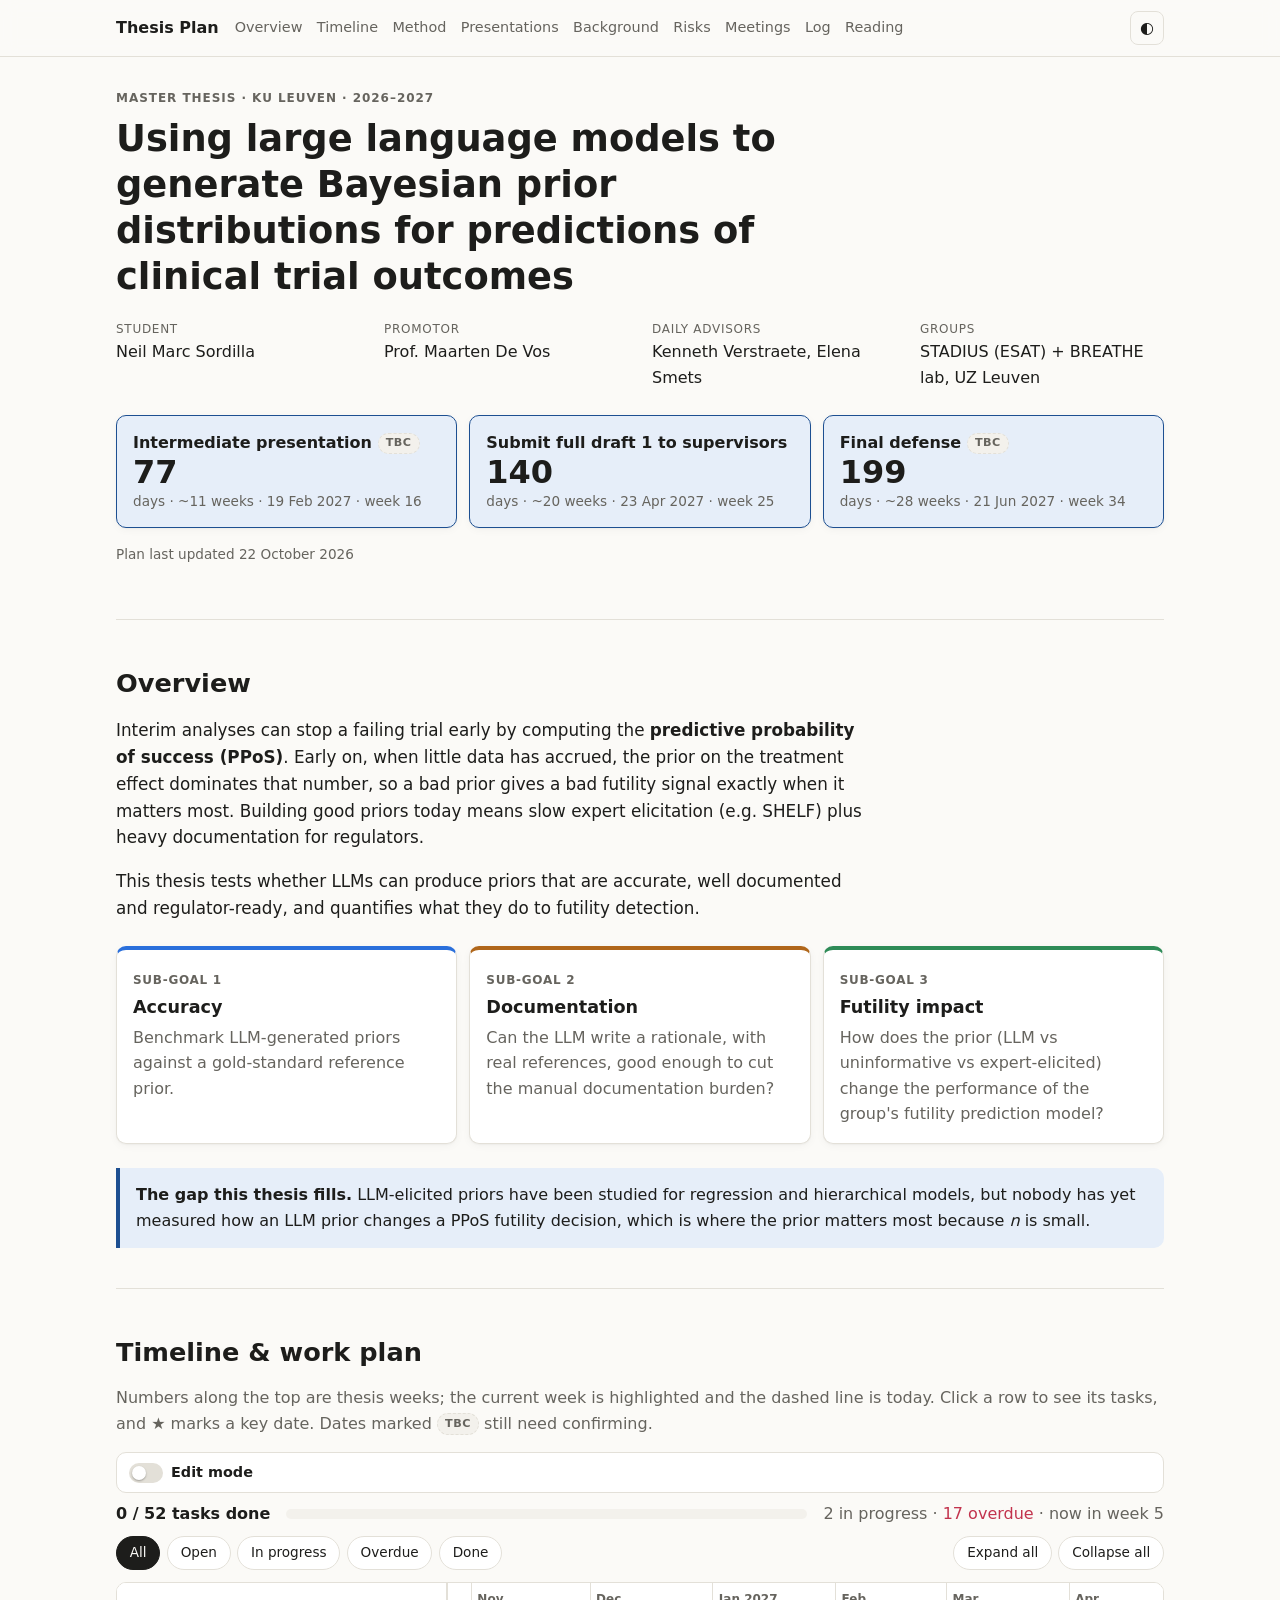
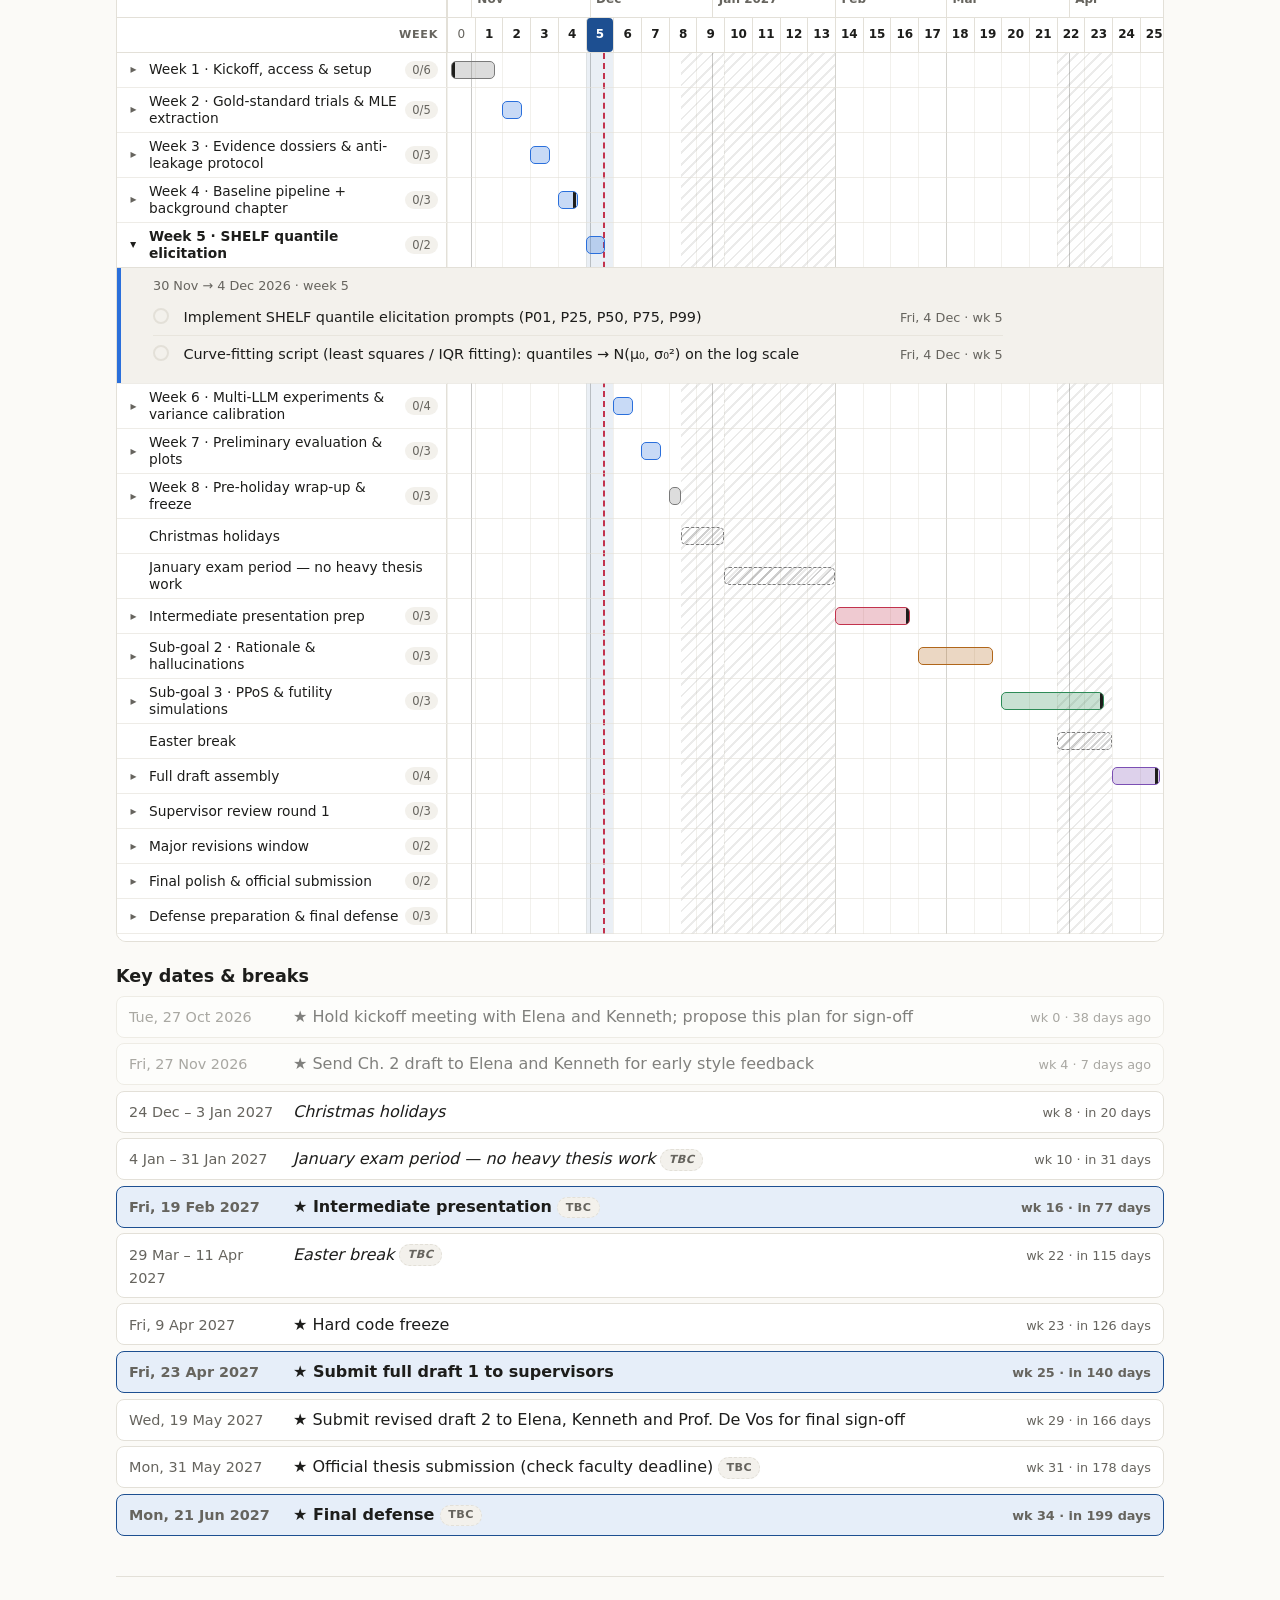
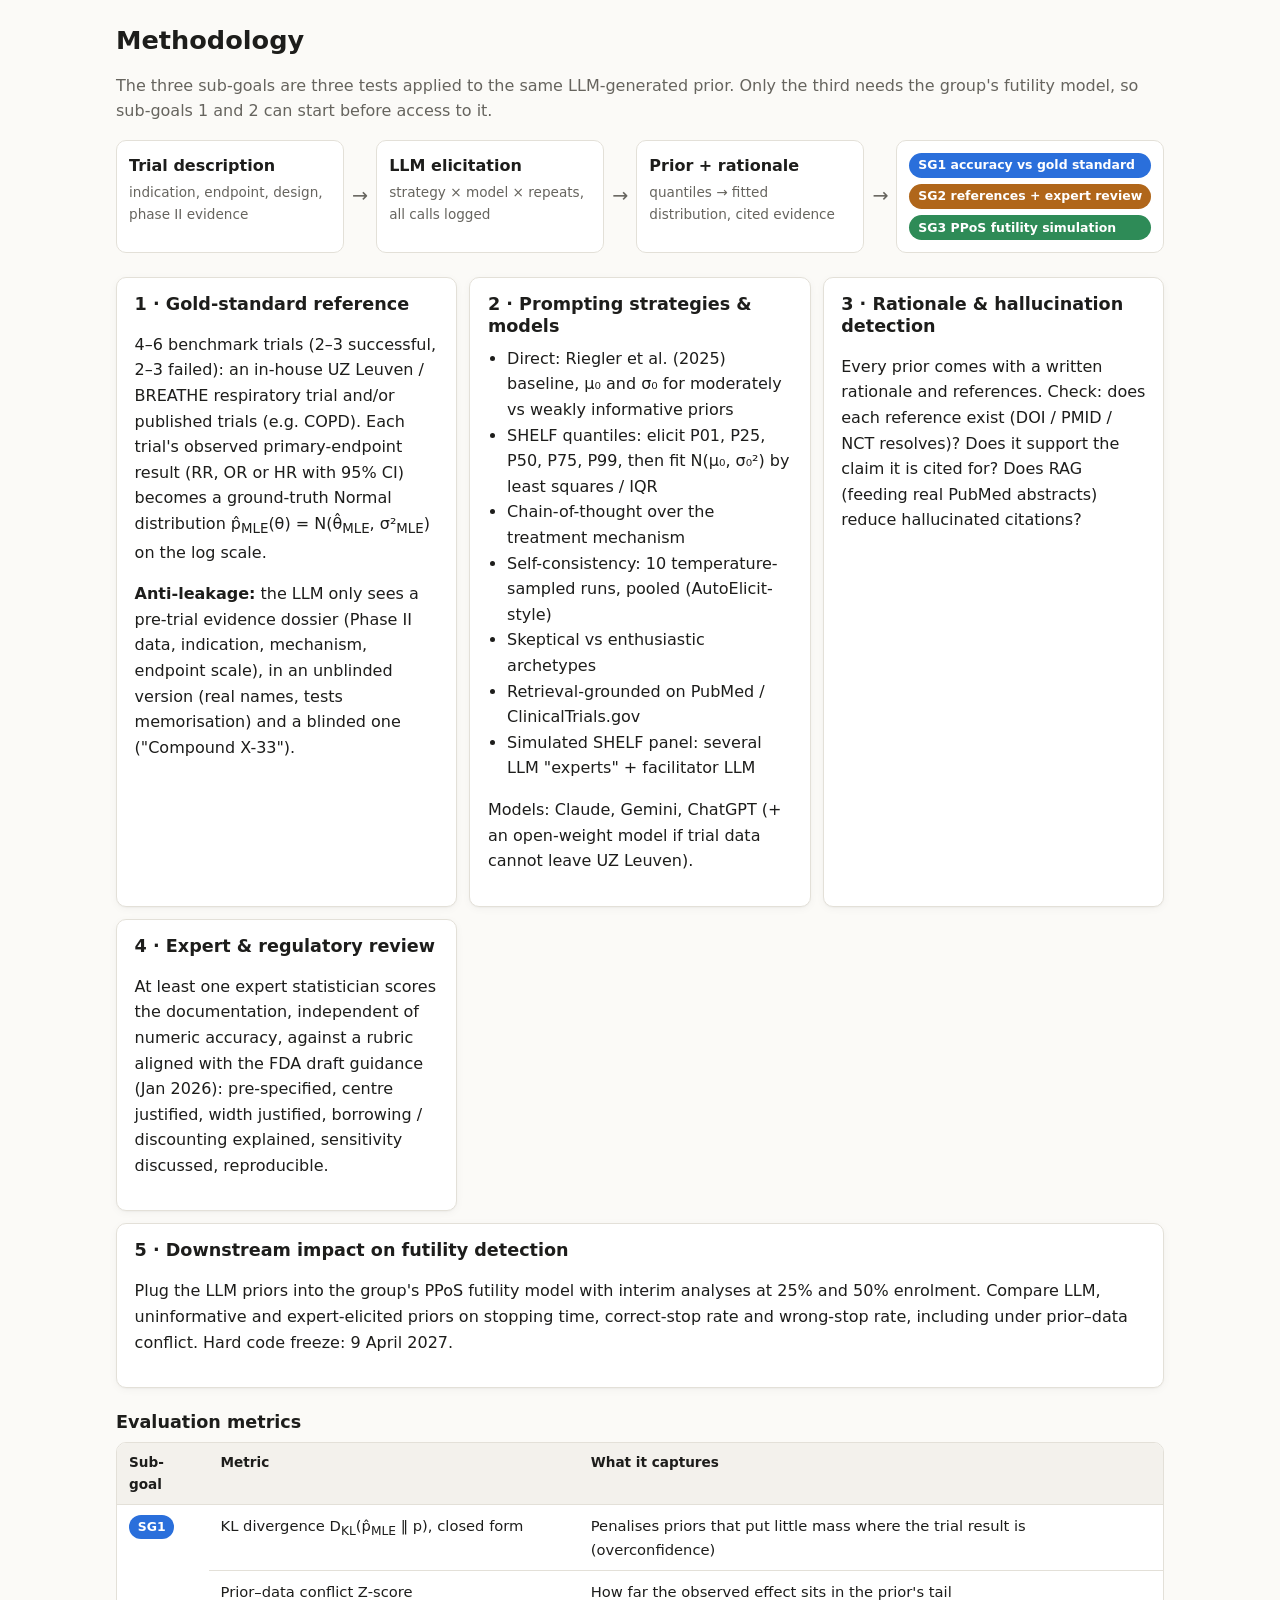
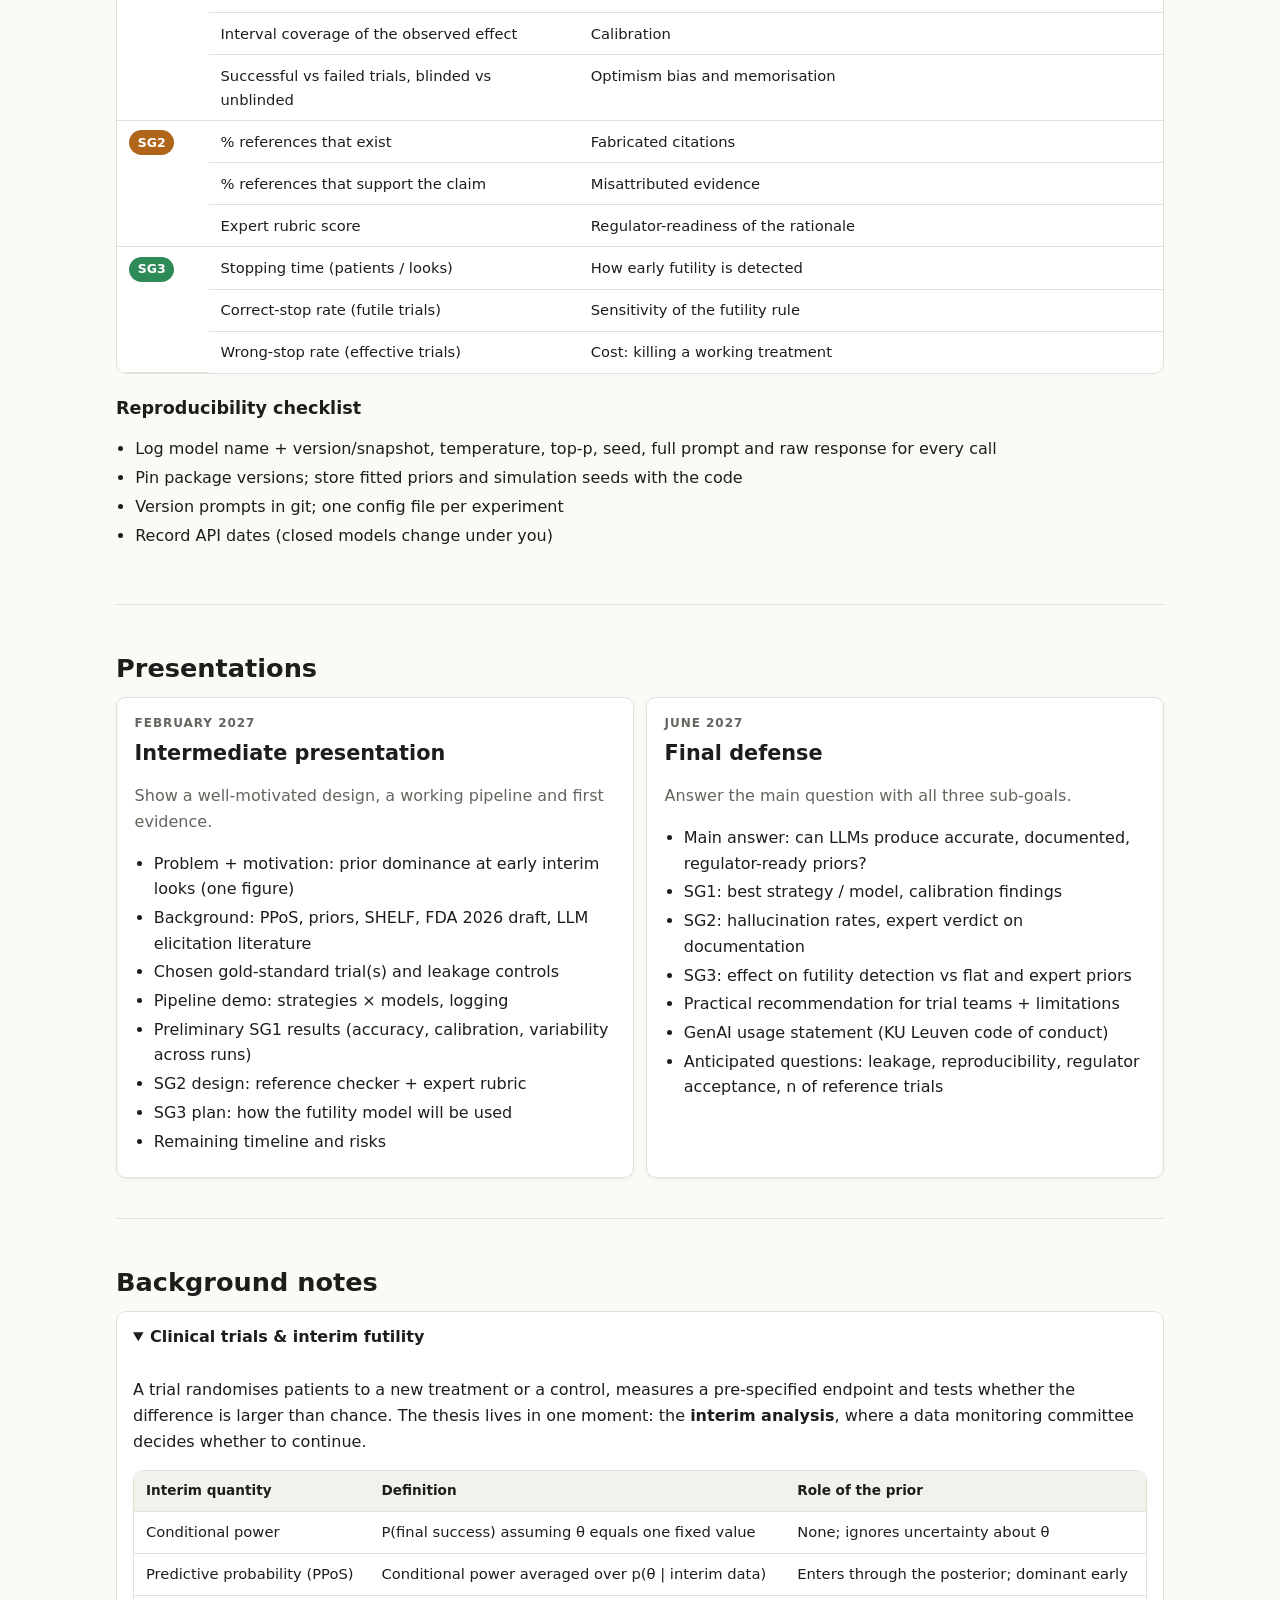
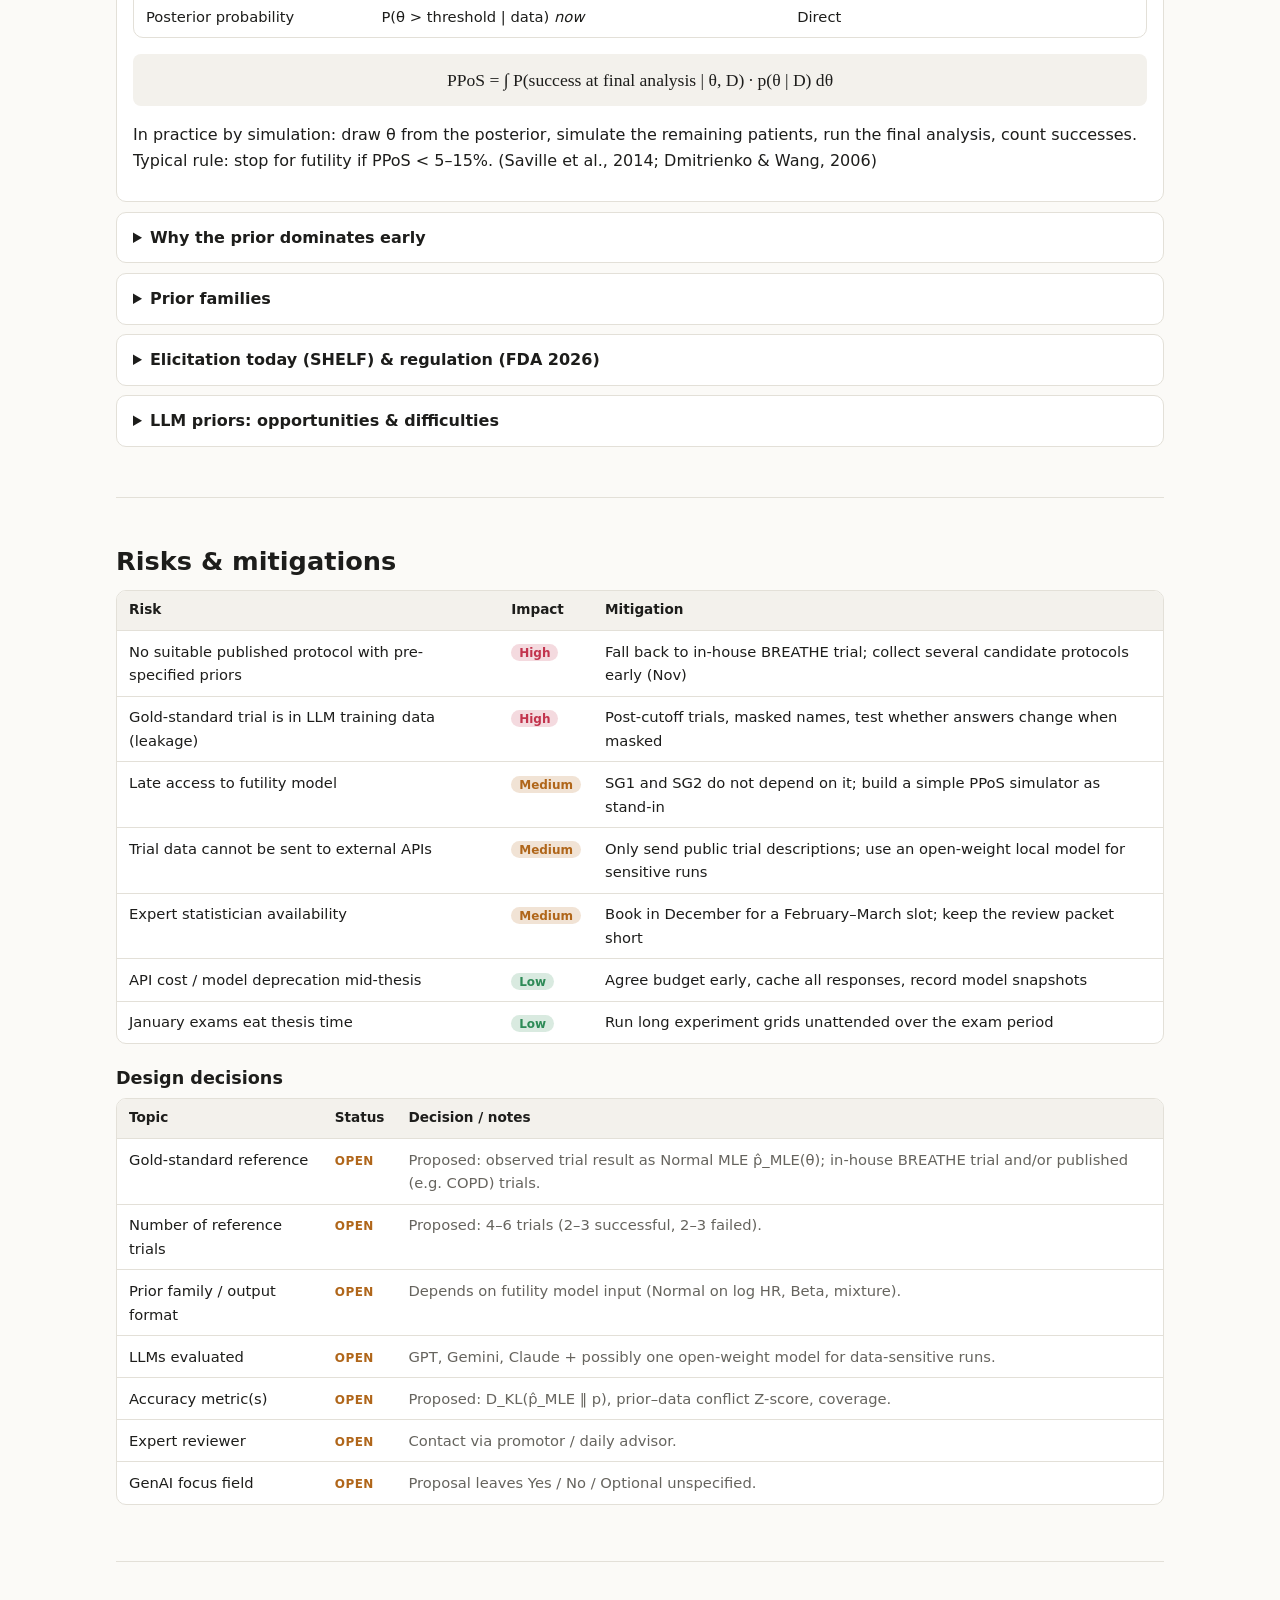
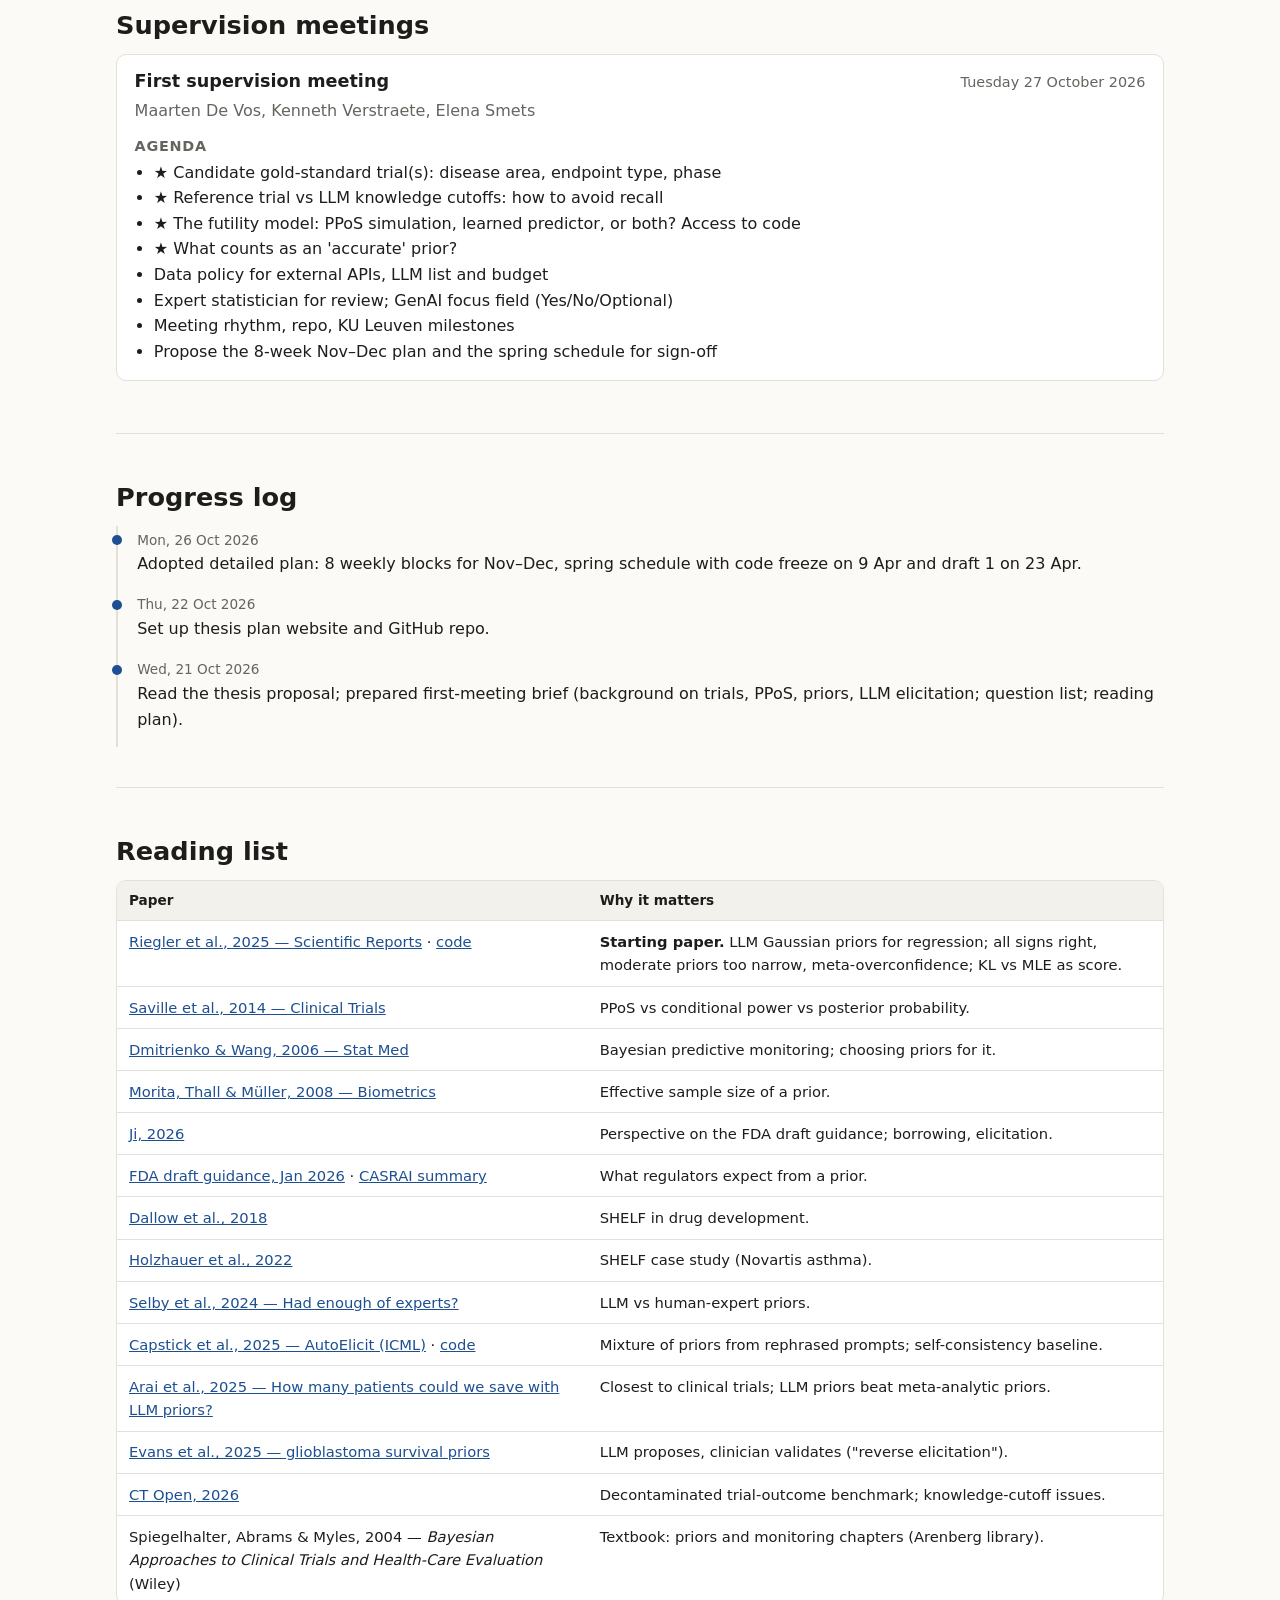
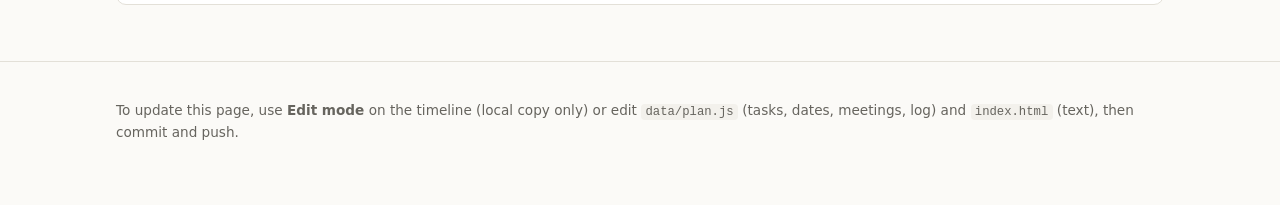
<file: index.html>
<!doctype html>
<html lang="en">
<head>
  <meta charset="utf-8">
  <meta name="viewport" content="width=device-width, initial-scale=1">
  <title>Thesis Plan · LLM Priors</title>
  <meta name="description" content="Master thesis plan: using large language models to generate Bayesian prior distributions for predictions of clinical trial outcomes (KU Leuven, 2026–2027).">
  <link rel="stylesheet" href="assets/style.css?v=5">
  <script src="data/plan.js?v=5" defer></script>
  <script src="assets/app.js?v=5" defer></script>
</head>
<body>
  <header class="site-header">
    <div class="wrap header-inner">
      <a class="brand" href="#top">Thesis Plan</a>
      <nav class="nav" aria-label="Sections">
        <a href="#overview">Overview</a>
        <a href="#timeline">Timeline</a>
        <a href="#method">Method</a>
        <a href="#presentations">Presentations</a>
        <a href="#background">Background</a>
        <a href="#risks">Risks</a>
        <a href="#meetings">Meetings</a>
        <a href="#log">Log</a>
        <a href="#reading">Reading</a>
      </nav>
      <button class="theme-toggle" id="themeToggle" type="button" aria-label="Toggle dark mode">◐</button>
    </div>
  </header>

  <main id="top" class="wrap">
    <!-- HERO -->
    <section class="hero">
      <p class="eyebrow">Master thesis · KU Leuven · 2026–2027</p>
      <h1 id="thesisTitle">Using large language models to generate Bayesian prior distributions for predictions of clinical trial outcomes</h1>
      <dl class="people" id="people"></dl>
      <div class="countdowns" id="countdowns"></div>
      <p class="updated">Plan last updated <span id="lastUpdated"></span></p>
    </section>

    <!-- OVERVIEW -->
    <section id="overview">
      <h2>Overview</h2>
      <div class="lead">
        <p>Interim analyses can stop a failing trial early by computing the <strong>predictive probability of success (PPoS)</strong>. Early on, when little data has accrued, the prior on the treatment effect dominates that number, so a bad prior gives a bad futility signal exactly when it matters most. Building good priors today means slow expert elicitation (e.g. SHELF) plus heavy documentation for regulators.</p>
        <p>This thesis tests whether LLMs can produce priors that are accurate, well documented and regulator-ready, and quantifies what they do to futility detection.</p>
      </div>

      <div class="goals">
        <article class="goal sg1">
          <span class="tag">Sub-goal 1</span>
          <h3>Accuracy</h3>
          <p>Benchmark LLM-generated priors against a gold-standard reference prior.</p>
        </article>
        <article class="goal sg2">
          <span class="tag">Sub-goal 2</span>
          <h3>Documentation</h3>
          <p>Can the LLM write a rationale, with real references, good enough to cut the manual documentation burden?</p>
        </article>
        <article class="goal sg3">
          <span class="tag">Sub-goal 3</span>
          <h3>Futility impact</h3>
          <p>How does the prior (LLM vs uninformative vs expert-elicited) change the performance of the group's futility prediction model?</p>
        </article>
      </div>

      <div class="callout">
        <strong>The gap this thesis fills.</strong> LLM-elicited priors have been studied for regression and hierarchical models, but nobody has yet measured how an LLM prior changes a PPoS futility decision, which is where the prior matters most because <em>n</em> is small.
      </div>
    </section>

    <!-- TIMELINE & WORK PLAN -->
    <section id="timeline">
      <h2>Timeline &amp; work plan</h2>
      <p class="muted">Numbers along the top are thesis weeks; the current week is highlighted and the dashed line is today. Click a row to see its tasks, and ★ marks a key date. Dates marked <span class="pill tbc">TBC</span> still need confirming.</p>
      <div id="banner"></div>
      <div class="toolbar" id="toolbar" hidden>
        <label class="switch"><input type="checkbox" id="editToggle"><span class="slider" aria-hidden="true"></span>Edit mode</label>
        <div class="edit-actions">
          <button type="button" id="addItem">+ Add block</button>
          <button type="button" id="sortBtn" title="Reorder the timeline by start date">Sort by date</button>
          <button type="button" id="undoBtn" title="Undo (Ctrl+Z)">↶ Undo</button>
          <span class="spacer"></span>
          <span id="dirtyNote" class="dirty-note"></span>
          <button type="button" id="discardBtn">Discard</button>
          <button type="button" id="saveAsBtn" title="Choose where to save plan.js">Save as…</button>
          <button type="button" id="saveBtn" class="primary">Save plan.js</button>
        </div>
      </div>
      <p class="edit-hint">Drag a bar to move it, or drag its ends to change the dates · ✎ or click a bar to edit its name, dates, colour and tasks · click a task's circle to change its status · ▲▼ to reorder.</p>

      <div class="plan-controls">
        <div class="overall" id="overall"></div>
        <div class="filters" role="group" aria-label="Filter tasks">
          <button type="button" data-filter="all" class="active">All</button>
          <button type="button" data-filter="open">Open</button>
          <button type="button" data-filter="doing">In progress</button>
          <button type="button" data-filter="overdue">Overdue</button>
          <button type="button" data-filter="done">Done</button>
          <span class="spacer"></span>
          <button type="button" id="expandAll">Expand all</button>
          <button type="button" id="collapseAll">Collapse all</button>
        </div>
      </div>

      <div class="gantt-scroll">
        <div class="gantt" id="gantt" aria-label="Timeline with tasks per block"></div>
      </div>

      <h3>Key dates &amp; breaks</h3>
      <ol class="milestones" id="milestones"></ol>
    </section>

    <!-- METHOD -->
    <section id="method">
      <h2>Methodology</h2>
      <p class="muted">The three sub-goals are three tests applied to the same LLM-generated prior. Only the third needs the group's futility model, so sub-goals 1 and 2 can start before access to it.</p>

      <div class="flow" aria-label="Pipeline">
        <div class="flow-step"><b>Trial description</b><span>indication, endpoint, design, phase II evidence</span></div>
        <div class="flow-arrow">→</div>
        <div class="flow-step"><b>LLM elicitation</b><span>strategy × model × repeats, all calls logged</span></div>
        <div class="flow-arrow">→</div>
        <div class="flow-step"><b>Prior + rationale</b><span>quantiles → fitted distribution, cited evidence</span></div>
        <div class="flow-arrow">→</div>
        <div class="flow-step split">
          <span class="chip sg1">SG1 accuracy vs gold standard</span>
          <span class="chip sg2">SG2 references + expert review</span>
          <span class="chip sg3">SG3 PPoS futility simulation</span>
        </div>
      </div>

      <div class="grid2">
        <article class="card">
          <h3>1 · Gold-standard reference</h3>
          <p>4–6 benchmark trials (2–3 successful, 2–3 failed): an in-house UZ Leuven / BREATHE respiratory trial and/or published trials (e.g. COPD). Each trial's observed primary-endpoint result (RR, OR or HR with 95% CI) becomes a ground-truth Normal distribution p̂<sub>MLE</sub>(θ) = N(θ̂<sub>MLE</sub>, σ²<sub>MLE</sub>) on the log scale.</p>
          <p><strong>Anti-leakage:</strong> the LLM only sees a pre-trial evidence dossier (Phase II data, indication, mechanism, endpoint scale), in an unblinded version (real names, tests memorisation) and a blinded one ("Compound X-33").</p>
        </article>
        <article class="card">
          <h3>2 · Prompting strategies &amp; models</h3>
          <ul>
            <li>Direct: Riegler et al. (2025) baseline, μ₀ and σ₀ for moderately vs weakly informative priors</li>
            <li>SHELF quantiles: elicit P01, P25, P50, P75, P99, then fit N(μ₀, σ₀²) by least squares / IQR</li>
            <li>Chain-of-thought over the treatment mechanism</li>
            <li>Self-consistency: 10 temperature-sampled runs, pooled (AutoElicit-style)</li>
            <li>Skeptical vs enthusiastic archetypes</li>
            <li>Retrieval-grounded on PubMed / ClinicalTrials.gov</li>
            <li>Simulated SHELF panel: several LLM "experts" + facilitator LLM</li>
          </ul>
          <p>Models: Claude, Gemini, ChatGPT (+ an open-weight model if trial data cannot leave UZ Leuven).</p>
        </article>
        <article class="card">
          <h3>3 · Rationale &amp; hallucination detection</h3>
          <p>Every prior comes with a written rationale and references. Check: does each reference exist (DOI / PMID / NCT resolves)? Does it support the claim it is cited for? Does RAG (feeding real PubMed abstracts) reduce hallucinated citations?</p>
        </article>
        <article class="card">
          <h3>4 · Expert &amp; regulatory review</h3>
          <p>At least one expert statistician scores the documentation, independent of numeric accuracy, against a rubric aligned with the FDA draft guidance (Jan 2026): pre-specified, centre justified, width justified, borrowing / discounting explained, sensitivity discussed, reproducible.</p>
        </article>
        <article class="card wide">
          <h3>5 · Downstream impact on futility detection</h3>
          <p>Plug the LLM priors into the group's PPoS futility model with interim analyses at 25% and 50% enrolment. Compare LLM, uninformative and expert-elicited priors on stopping time, correct-stop rate and wrong-stop rate, including under prior–data conflict. Hard code freeze: 9 April 2027.</p>
        </article>
      </div>

      <h3>Evaluation metrics</h3>
      <div class="table-wrap">
        <table>
          <thead><tr><th>Sub-goal</th><th>Metric</th><th>What it captures</th></tr></thead>
          <tbody>
            <tr><td rowspan="4"><span class="chip sg1">SG1</span></td><td>KL divergence D<sub>KL</sub>(p̂<sub>MLE</sub> ‖ p), closed form</td><td>Penalises priors that put little mass where the trial result is (overconfidence)</td></tr>
            <tr><td>Prior–data conflict Z-score</td><td>How far the observed effect sits in the prior's tail</td></tr>
            <tr><td>Interval coverage of the observed effect</td><td>Calibration</td></tr>
            <tr><td>Successful vs failed trials, blinded vs unblinded</td><td>Optimism bias and memorisation</td></tr>
            <tr><td rowspan="3"><span class="chip sg2">SG2</span></td><td>% references that exist</td><td>Fabricated citations</td></tr>
            <tr><td>% references that support the claim</td><td>Misattributed evidence</td></tr>
            <tr><td>Expert rubric score</td><td>Regulator-readiness of the rationale</td></tr>
            <tr><td rowspan="3"><span class="chip sg3">SG3</span></td><td>Stopping time (patients / looks)</td><td>How early futility is detected</td></tr>
            <tr><td>Correct-stop rate (futile trials)</td><td>Sensitivity of the futility rule</td></tr>
            <tr><td>Wrong-stop rate (effective trials)</td><td>Cost: killing a working treatment</td></tr>
          </tbody>
        </table>
      </div>

      <h3>Reproducibility checklist</h3>
      <ul class="checklist">
        <li>Log model name + version/snapshot, temperature, top-p, seed, full prompt and raw response for every call</li>
        <li>Pin package versions; store fitted priors and simulation seeds with the code</li>
        <li>Version prompts in git; one config file per experiment</li>
        <li>Record API dates (closed models change under you)</li>
      </ul>
    </section>

    <!-- PRESENTATIONS -->
    <section id="presentations">
      <h2>Presentations</h2>
      <div class="grid2">
        <article class="card pres">
          <p class="eyebrow">February 2027</p>
          <h3>Intermediate presentation</h3>
          <p class="muted">Show a well-motivated design, a working pipeline and first evidence.</p>
          <ul class="checklist">
            <li>Problem + motivation: prior dominance at early interim looks (one figure)</li>
            <li>Background: PPoS, priors, SHELF, FDA 2026 draft, LLM elicitation literature</li>
            <li>Chosen gold-standard trial(s) and leakage controls</li>
            <li>Pipeline demo: strategies × models, logging</li>
            <li>Preliminary SG1 results (accuracy, calibration, variability across runs)</li>
            <li>SG2 design: reference checker + expert rubric</li>
            <li>SG3 plan: how the futility model will be used</li>
            <li>Remaining timeline and risks</li>
          </ul>
        </article>
        <article class="card pres">
          <p class="eyebrow">June 2027</p>
          <h3>Final defense</h3>
          <p class="muted">Answer the main question with all three sub-goals.</p>
          <ul class="checklist">
            <li>Main answer: can LLMs produce accurate, documented, regulator-ready priors?</li>
            <li>SG1: best strategy / model, calibration findings</li>
            <li>SG2: hallucination rates, expert verdict on documentation</li>
            <li>SG3: effect on futility detection vs flat and expert priors</li>
            <li>Practical recommendation for trial teams + limitations</li>
            <li>GenAI usage statement (KU Leuven code of conduct)</li>
            <li>Anticipated questions: leakage, reproducibility, regulator acceptance, n of reference trials</li>
          </ul>
        </article>
      </div>
    </section>

    <!-- BACKGROUND -->
    <section id="background">
      <h2>Background notes</h2>

      <details open>
        <summary>Clinical trials &amp; interim futility</summary>
        <p>A trial randomises patients to a new treatment or a control, measures a pre-specified endpoint and tests whether the difference is larger than chance. The thesis lives in one moment: the <strong>interim analysis</strong>, where a data monitoring committee decides whether to continue.</p>
        <div class="table-wrap">
          <table>
            <thead><tr><th>Interim quantity</th><th>Definition</th><th>Role of the prior</th></tr></thead>
            <tbody>
              <tr><td>Conditional power</td><td>P(final success) assuming θ equals one fixed value</td><td>None; ignores uncertainty about θ</td></tr>
              <tr><td>Predictive probability (PPoS)</td><td>Conditional power averaged over p(θ | interim data)</td><td>Enters through the posterior; dominant early</td></tr>
              <tr><td>Posterior probability</td><td>P(θ &gt; threshold | data) <em>now</em></td><td>Direct</td></tr>
            </tbody>
          </table>
        </div>
        <div class="formula">PPoS = ∫ P(success at final analysis | θ, D) · p(θ | D) dθ</div>
        <p>In practice by simulation: draw θ from the posterior, simulate the remaining patients, run the final analysis, count successes. Typical rule: stop for futility if PPoS &lt; 5–15%. (Saville et al., 2014; Dmitrienko &amp; Wang, 2006)</p>
      </details>

      <details>
        <summary>Why the prior dominates early</summary>
        <p>Normal outcome, prior mean μ<sub>0</sub> worth n<sub>0</sub> patients, observed mean x̄ from n patients:</p>
        <div class="formula">posterior mean = (n<sub>0</sub>·μ<sub>0</sub> + n·x̄) / (n<sub>0</sub> + n)</div>
        <p>With a prior worth 40 patients, an interim look at 20 patients puts two thirds of the weight on the prior; at 400 patients it is under 10%. For a Beta(a<sub>0</sub>, b<sub>0</sub>) prior on a response rate, a<sub>0</sub> + b<sub>0</sub> plays the role of n<sub>0</sub>. This is the <strong>effective sample size</strong> (Morita, Thall &amp; Müller, 2008).</p>
      </details>

      <details>
        <summary>Prior families</summary>
        <div class="table-wrap">
          <table>
            <thead><tr><th>Prior</th><th>Idea</th><th>Relevance</th></tr></thead>
            <tbody>
              <tr><td>Non-informative / flat</td><td>Very wide, let the data speak</td><td>Comparison arm in SG3</td></tr>
              <tr><td>Weakly informative</td><td>Rules out absurd values, centre often 0</td><td>What LLMs often default to</td></tr>
              <tr><td>Informative (historical)</td><td>From earlier trials / meta-analyses</td><td>Gold standard may look like this</td></tr>
              <tr><td>Expert-elicited</td><td>Structured expert judgement (SHELF)</td><td>Comparison arm in SG3</td></tr>
              <tr><td>Skeptical / enthusiastic</td><td>Centred on no effect / hoped-for effect</td><td>Sensitivity analyses regulators like</td></tr>
              <tr><td>Power prior</td><td>Historical likelihood raised to α<sub>0</sub> ∈ [0,1]</td><td>A dial an LLM could justify</td></tr>
              <tr><td>Robust MAP / mixture</td><td>w·informative + (1−w)·vague</td><td>Natural hedge for an LLM prior; robust to prior–data conflict</td></tr>
            </tbody>
          </table>
        </div>
      </details>

      <details>
        <summary>Elicitation today (SHELF) &amp; regulation (FDA 2026)</summary>
        <p><strong>SHELF</strong>: train experts, elicit private judgements (quantiles, tertiles, roulette), discuss, agree a consensus prior, write a full record (Dallow et al., 2018). Works well (Holzhauer et al., 2022) but needs trained experts and a facilitator per trial; that cost is what the thesis wants to cut. The R package <code>SHELF</code> fits distributions to elicited quantiles.</p>
        <p><strong>FDA draft guidance</strong> <em>Use of Bayesian Methodology in Clinical Trials of Drug and Biological Products</em> (12 Jan 2026): priors pre-specified with written rationale; discounting and sensitivity analyses for prior–data conflict; operating characteristics by simulation; reproducibility (software, code, seeds). Early futility decisions are named as a use case.</p>
      </details>

      <details>
        <summary>LLM priors: opportunities &amp; difficulties</summary>
        <div class="grid2">
          <div>
            <h4>Opportunities</h4>
            <ul>
              <li>Minutes instead of a multi-week workshop</li>
              <li>Broad literature knowledge; converts OR / HR / rates on the fly</li>
              <li>Writes the rationale regulators ask for</li>
              <li>Ensembles of models / prompts act like an expert panel</li>
              <li>Retrieval and tools ground claims in real evidence</li>
            </ul>
          </div>
          <div>
            <h4>Difficulties</h4>
            <ul>
              <li>Calibration: too narrow or uselessly wide</li>
              <li>Hallucinated or misattributed evidence</li>
              <li>Memorisation / leakage of trial results</li>
              <li>Non-determinism vs pre-specification</li>
              <li>Prompt sensitivity and anchoring</li>
              <li>Numeracy across effect scales</li>
              <li>Publication-driven optimism, the wrong direction for futility</li>
            </ul>
          </div>
        </div>
      </details>
    </section>

    <!-- RISKS -->
    <section id="risks">
      <h2>Risks &amp; mitigations</h2>
      <div class="table-wrap">
        <table>
          <thead><tr><th>Risk</th><th>Impact</th><th>Mitigation</th></tr></thead>
          <tbody>
            <tr><td>No suitable published protocol with pre-specified priors</td><td><span class="sev high">High</span></td><td>Fall back to in-house BREATHE trial; collect several candidate protocols early (Nov)</td></tr>
            <tr><td>Gold-standard trial is in LLM training data (leakage)</td><td><span class="sev high">High</span></td><td>Post-cutoff trials, masked names, test whether answers change when masked</td></tr>
            <tr><td>Late access to futility model</td><td><span class="sev med">Medium</span></td><td>SG1 and SG2 do not depend on it; build a simple PPoS simulator as stand-in</td></tr>
            <tr><td>Trial data cannot be sent to external APIs</td><td><span class="sev med">Medium</span></td><td>Only send public trial descriptions; use an open-weight local model for sensitive runs</td></tr>
            <tr><td>Expert statistician availability</td><td><span class="sev med">Medium</span></td><td>Book in December for a February–March slot; keep the review packet short</td></tr>
            <tr><td>API cost / model deprecation mid-thesis</td><td><span class="sev low">Low</span></td><td>Agree budget early, cache all responses, record model snapshots</td></tr>
            <tr><td>January exams eat thesis time</td><td><span class="sev low">Low</span></td><td>Run long experiment grids unattended over the exam period</td></tr>
          </tbody>
        </table>
      </div>

      <h3>Design decisions</h3>
      <div class="table-wrap">
        <table>
          <thead><tr><th>Topic</th><th>Status</th><th>Decision / notes</th></tr></thead>
          <tbody id="decisions"></tbody>
        </table>
      </div>
    </section>

    <!-- MEETINGS -->
    <section id="meetings">
      <h2>Supervision meetings</h2>
      <div id="meetingList"></div>
    </section>

    <!-- LOG -->
    <section id="log">
      <h2>Progress log</h2>
      <ol class="log" id="logList"></ol>
    </section>

    <!-- READING -->
    <section id="reading">
      <h2>Reading list</h2>
      <div class="table-wrap">
        <table class="reading">
          <thead><tr><th>Paper</th><th>Why it matters</th></tr></thead>
          <tbody>
            <tr><td><a href="https://www.nature.com/articles/s41598-025-18425-9">Riegler et al., 2025 — Scientific Reports</a> · <a href="https://github.com/hugohammer/LLM-priors">code</a></td><td><strong>Starting paper.</strong> LLM Gaussian priors for regression; all signs right, moderate priors too narrow, meta-overconfidence; KL vs MLE as score.</td></tr>
            <tr><td><a href="https://pmc.ncbi.nlm.nih.gov/articles/PMC4247348">Saville et al., 2014 — Clinical Trials</a></td><td>PPoS vs conditional power vs posterior probability.</td></tr>
            <tr><td><a href="https://www.ncbi.nlm.nih.gov/pubmed/16007570">Dmitrienko &amp; Wang, 2006 — Stat Med</a></td><td>Bayesian predictive monitoring; choosing priors for it.</td></tr>
            <tr><td><a href="https://doi.org/10.1111/j.1541-0420.2007.00888.x">Morita, Thall &amp; Müller, 2008 — Biometrics</a></td><td>Effective sample size of a prior.</td></tr>
            <tr><td><a href="https://arxiv.org/html/2601.14701v1">Ji, 2026</a></td><td>Perspective on the FDA draft guidance; borrowing, elicitation.</td></tr>
            <tr><td><a href="https://www.fda.gov/regulatory-information/search-fda-guidance-documents/use-bayesian-methodology-clinical-trials-drug-and-biological-products">FDA draft guidance, Jan 2026</a> · <a href="https://casrai.org/news/fda-draft-guidance-bayesian-methodology-clinical-trials-2026">CASRAI summary</a></td><td>What regulators expect from a prior.</td></tr>
            <tr><td><a href="https://arxiv.org/pdf/1708.09823">Dallow et al., 2018</a></td><td>SHELF in drug development.</td></tr>
            <tr><td><a href="https://tonyohagan.co.uk/academic/abs/NovartisSHELF.html">Holzhauer et al., 2022</a></td><td>SHELF case study (Novartis asthma).</td></tr>
            <tr><td><a href="https://arxiv.org/abs/2402.07770v2">Selby et al., 2024 — Had enough of experts?</a></td><td>LLM vs human-expert priors.</td></tr>
            <tr><td><a href="https://proceedings.mlr.press/v267/capstick25a.html">Capstick et al., 2025 — AutoElicit (ICML)</a> · <a href="https://github.com/alexcapstick/llm-elicited-priors">code</a></td><td>Mixture of priors from rephrased prompts; self-consistency baseline.</td></tr>
            <tr><td><a href="https://arxiv.org/abs/2509.04250">Arai et al., 2025 — How many patients could we save with LLM priors?</a></td><td>Closest to clinical trials; LLM priors beat meta-analytic priors.</td></tr>
            <tr><td><a href="https://arxiv.org/pdf/2511.01778">Evans et al., 2025 — glioblastoma survival priors</a></td><td>LLM proposes, clinician validates ("reverse elicitation").</td></tr>
            <tr><td><a href="https://www.alphaxiv.org/abs/2604.16742">CT Open, 2026</a></td><td>Decontaminated trial-outcome benchmark; knowledge-cutoff issues.</td></tr>
            <tr><td>Spiegelhalter, Abrams &amp; Myles, 2004 — <em>Bayesian Approaches to Clinical Trials and Health-Care Evaluation</em> (Wiley)</td><td>Textbook: priors and monitoring chapters (Arenberg library).</td></tr>
          </tbody>
        </table>
      </div>
    </section>
  </main>

  <dialog id="editDialog"></dialog>
  <div id="dragTip" class="drag-tip" hidden></div>
  <div id="toast" class="toast" role="status" aria-live="polite"></div>

  <footer class="site-footer">
    <div class="wrap">
      <p>To update this page, use <strong>Edit mode</strong> on the timeline (local copy only) or edit <code>data/plan.js</code> (tasks, dates, meetings, log) and <code>index.html</code> (text), then commit and push.</p>
    </div>
  </footer>
</body>
</html>
</file>
<file: assets/style.css>
:root {
  --bg: #fbfaf7;
  --surface: #ffffff;
  --surface-2: #f3f1ec;
  --text: #1d1d1b;
  --muted: #66645e;
  --border: #e3e0d8;
  --accent: #1d4f91;      /* KU Leuven-ish blue */
  --accent-soft: #e6eef9;
  --sg1: #2a6fdb;
  --sg2: #b0661a;
  --sg3: #2e8b57;
  --setup: #7a7a7a;
  --writing: #7b4fb3;
  --milestone: #c2334d;
  --meeting: #0f8b8d;
  --done: #2e8b57;
  --doing: #2a6fdb;
  --blocked: #c2334d;
  --today: #c2334d;
  --radius: 10px;
  --shadow: 0 1px 2px rgba(0,0,0,.04), 0 2px 8px rgba(0,0,0,.04);
  color-scheme: light;
}
@media (prefers-color-scheme: dark) {
  :root:not([data-theme="light"]) {
    --bg: #141412; --surface: #1c1c1a; --surface-2: #252522; --text: #ecebe6;
    --muted: #a3a19a; --border: #34332f; --accent: #7fa8e6; --accent-soft: #1e2a3d;
    --sg1: #6d9ff0; --sg2: #e09a52; --sg3: #5cbf86; --setup: #9a9a9a; --writing: #ad8be0;
    --milestone: #ec6a80; --meeting: #4fc1c3; --done: #5cbf86; --doing: #6d9ff0; --blocked: #ec6a80; --today: #ec6a80;
    color-scheme: dark;
  }
}
:root[data-theme="dark"] {
  --bg: #141412; --surface: #1c1c1a; --surface-2: #252522; --text: #ecebe6;
  --muted: #a3a19a; --border: #34332f; --accent: #7fa8e6; --accent-soft: #1e2a3d;
  --sg1: #6d9ff0; --sg2: #e09a52; --sg3: #5cbf86; --setup: #9a9a9a; --writing: #ad8be0;
  --milestone: #ec6a80; --meeting: #4fc1c3; --done: #5cbf86; --doing: #6d9ff0; --blocked: #ec6a80; --today: #ec6a80;
  color-scheme: dark;
}

* { box-sizing: border-box; }
html { scroll-behavior: smooth; scroll-padding-top: 72px; }
body {
  margin: 0; background: var(--bg); color: var(--text);
  font: 16px/1.6 system-ui, -apple-system, "Segoe UI", Roboto, "Helvetica Neue", Arial, sans-serif;
}
.wrap { max-width: 1080px; margin: 0 auto; padding: 0 16px; }
a { color: var(--accent); }
code { background: var(--surface-2); padding: .1em .35em; border-radius: 4px; font-size: .9em; }
h1, h2, h3, h4 { line-height: 1.25; }
h2 { font-size: 1.6rem; margin: 0 0 .75rem; padding-top: .5rem; }
h3 { font-size: 1.1rem; margin: 1.5rem 0 .5rem; }
section { padding: 2.5rem 0; border-top: 1px solid var(--border); }
section.hero { border-top: 0; padding-top: 2rem; }
.muted { color: var(--muted); }
.eyebrow { text-transform: uppercase; letter-spacing: .08em; font-size: .75rem; color: var(--muted); margin: 0 0 .5rem; font-weight: 600; }

/* Header */
.site-header {
  position: sticky; top: 0; z-index: 10;
  background: color-mix(in srgb, var(--bg) 88%, transparent);
  backdrop-filter: blur(8px); border-bottom: 1px solid var(--border);
}
.header-inner { display: flex; align-items: center; gap: 1rem; height: 56px; }
.brand { font-weight: 700; text-decoration: none; color: var(--text); white-space: nowrap; }
.nav { display: flex; gap: .9rem; overflow-x: auto; flex: 1; scrollbar-width: none; }
.nav::-webkit-scrollbar { display: none; }
.nav a { color: var(--muted); text-decoration: none; font-size: .9rem; white-space: nowrap; }
.nav a:hover { color: var(--text); }
.theme-toggle { background: none; border: 1px solid var(--border); color: var(--text); border-radius: 8px; width: 34px; height: 34px; cursor: pointer; flex: none; }

/* Hero */
.hero h1 { font-size: clamp(1.5rem, 3.5vw, 2.3rem); margin: 0 0 1.25rem; max-width: 30ch; }
.people { display: grid; grid-template-columns: repeat(auto-fit, minmax(200px, 1fr)); gap: .5rem 1.5rem; margin: 0 0 1.5rem; }
.people div { display: flex; flex-direction: column; }
.people dt { font-size: .75rem; color: var(--muted); text-transform: uppercase; letter-spacing: .06em; }
.people dd { margin: 0; }
.countdowns { display: grid; grid-template-columns: repeat(auto-fit, minmax(180px, 1fr)); gap: .75rem; }
.count {
  background: var(--surface); border: 1px solid var(--border); border-radius: var(--radius);
  padding: .9rem 1rem; box-shadow: var(--shadow);
}
.count .n { font-size: 2rem; font-weight: 700; font-variant-numeric: tabular-nums; line-height: 1.1; }
.count .lbl { font-weight: 600; }
.count .d { color: var(--muted); font-size: .85rem; }
.count.highlight { border-color: var(--accent); background: var(--accent-soft); }
.updated { color: var(--muted); font-size: .85rem; margin-top: 1rem; }

/* Overview */
.lead p { font-size: 1.05rem; max-width: 70ch; }
.goals { display: grid; grid-template-columns: repeat(auto-fit, minmax(240px, 1fr)); gap: .75rem; margin: 1.5rem 0; }
.goal { background: var(--surface); border: 1px solid var(--border); border-top: 4px solid; border-radius: var(--radius); padding: 1rem; box-shadow: var(--shadow); }
.goal h3 { margin: .35rem 0; }
.goal p { margin: 0; color: var(--muted); }
.goal.sg1 { border-top-color: var(--sg1); } .goal.sg2 { border-top-color: var(--sg2); } .goal.sg3 { border-top-color: var(--sg3); }
.tag { font-size: .75rem; font-weight: 600; color: var(--muted); text-transform: uppercase; letter-spacing: .06em; }
.callout { border-left: 4px solid var(--accent); background: var(--accent-soft); padding: .9rem 1rem; border-radius: 0 var(--radius) var(--radius) 0; }

/* Pills / chips */
.pill { display: inline-block; font-size: .7rem; font-weight: 700; padding: .05rem .45rem; border-radius: 999px; letter-spacing: .04em; vertical-align: middle; }
.pill.tbc { background: var(--surface-2); color: var(--muted); border: 1px dashed var(--border); }
.chip { display: inline-block; font-size: .78rem; font-weight: 600; padding: .15rem .55rem; border-radius: 999px; color: #fff; white-space: nowrap; }
.chip.sg1 { background: var(--sg1); } .chip.sg2 { background: var(--sg2); } .chip.sg3 { background: var(--sg3); }

/* Gantt (timeline + work plan) */
.gantt-scroll { overflow-x: auto; border: 1px solid var(--border); border-radius: var(--radius); background: var(--surface); }
.gantt { --lw: 330px; position: relative; min-width: 1300px; padding-bottom: .4rem; }
.g-row { display: flex; align-items: center; min-height: 34px; }
.g-label { width: var(--lw); flex: none; display: flex; align-items: center; gap: .35rem; padding: 0 .5rem 0 .4rem; font-size: .86rem; min-width: 0;
  position: sticky; left: 0; z-index: 3; background: var(--surface); align-self: stretch; border-right: 1px solid var(--border); }
.g-track { position: relative; flex: 1; align-self: stretch; min-height: 34px; }
.g-head { position: sticky; top: 0; z-index: 4; background: var(--surface); border-bottom: 1px solid var(--border); }
.g-hrow { min-height: 26px; }
.g-hrow .g-label { font-size: .7rem; color: var(--muted); text-transform: uppercase; letter-spacing: .06em; font-weight: 600; justify-content: flex-end; }
.g-mseg { position: absolute; top: 0; bottom: 0; display: flex; align-items: center; padding-left: .35rem; font-size: .75rem; font-weight: 600; color: var(--muted); border-left: 1px solid var(--border); white-space: nowrap; overflow: hidden; }
.g-weeks { border-top: 1px solid var(--border); }
.g-wk { position: absolute; top: 0; bottom: 0; display: flex; align-items: center; justify-content: center; font-size: .75rem; font-variant-numeric: tabular-nums; font-weight: 600; color: var(--text); border-left: 1px solid var(--border); }
.g-wk.pre { color: var(--muted); font-weight: 400; }
.g-wk.cur { background: var(--accent); color: #fff; border-radius: 4px; }
.g-body { position: relative; }
.g-overlay { position: absolute; top: 0; bottom: 0; left: var(--lw); right: 0; pointer-events: none; z-index: 0; }
.g-wline { position: absolute; top: 0; bottom: 0; border-left: 1px solid var(--border); opacity: .45; }
.g-mline { position: absolute; top: 0; bottom: 0; border-left: 1px solid var(--muted); opacity: .35; }
.g-curwk { position: absolute; top: 0; bottom: 0; background: color-mix(in srgb, var(--accent) 9%, transparent); }
.g-break { position: absolute; top: 0; bottom: 0; background: repeating-linear-gradient(135deg, transparent 0 6px, color-mix(in srgb, var(--muted) 13%, transparent) 6px 8px); }
.g-today { position: absolute; top: 0; bottom: 0; border-left: 2px dashed var(--today); }

.g-item { position: relative; z-index: 1; border-bottom: 1px solid color-mix(in srgb, var(--border) 60%, transparent); }
.g-item:hover > .g-row .g-label { background: var(--surface-2); }
.g-item.active > .g-row .lname { font-weight: 700; }
.g-item.dim { opacity: .45; }
.g-toggle { flex: none; width: 20px; height: 20px; border: 0; background: none; color: var(--muted); cursor: pointer; font-size: .75rem; transition: transform .15s; padding: 0; }
.g-item.open .g-toggle { transform: rotate(90deg); color: var(--text); }
.g-toggle-sp { flex: none; width: 20px; }
.lname { flex: 1; min-width: 0; overflow: hidden; display: -webkit-box; -webkit-box-orient: vertical; -webkit-line-clamp: 2; line-height: 1.25; padding: .3rem 0; }
.g-item:has(.g-toggle) .g-label, .g-item:has(.g-toggle) .g-track { cursor: pointer; }
.g-count { flex: none; font-size: .72rem; font-variant-numeric: tabular-nums; color: var(--muted); background: var(--surface-2); border-radius: 999px; padding: 0 .45rem; }
.g-count.all { color: #fff; background: var(--done); }
.g-tools { display: none; flex: none; }
.g-tools button { border: 0; background: none; color: var(--muted); cursor: pointer; font-size: .68rem; padding: 0 .15rem; line-height: 1; }
.g-tools button[data-act="edit"] { font-size: .85rem; }
.g-tools button:hover:not(:disabled) { color: var(--text); }
.g-tools button:disabled { opacity: .25; cursor: default; }
body.editing .g-tools { display: inline-flex; align-items: center; }
.g-bar { position: absolute; top: calc(50% - 9px); height: 18px; border-radius: 5px; overflow: hidden; background: color-mix(in srgb, var(--c) 26%, transparent); border: 1px solid var(--c); }
.g-bar .fill { position: absolute; left: 0; top: 0; bottom: 0; background: var(--c); opacity: .9; }
.g-bar.break { background: repeating-linear-gradient(135deg, transparent 0 5px, color-mix(in srgb, var(--c) 35%, transparent) 5px 7px); border-style: dashed; }
.g-tick { position: absolute; top: -1px; bottom: -1px; width: 3px; margin-left: -1.5px; background: var(--text); border-radius: 2px; z-index: 1; }

.g-detail { position: relative; z-index: 2; background: var(--surface-2); border-top: 1px solid var(--border); }
.g-dinner { position: sticky; left: 0; width: min(100%, calc(100vw - 34px), 900px); padding: .5rem .9rem .7rem calc(.4rem + 20px + .35rem); border-left: 4px solid var(--c); }
.d-head { display: flex; align-items: center; gap: .5rem; font-size: .8rem; color: var(--muted); margin-bottom: .2rem; }
.d-edit { display: none; font-size: .78rem; padding: .1rem .55rem; border-radius: 6px; border: 1px solid var(--border); background: var(--surface); color: var(--text); cursor: pointer; }
body.editing .d-edit { display: inline-block; }
.g-detail .tasks { padding: 0; }
.g-detail .tasks li { border-top-color: color-mix(in srgb, var(--border) 70%, transparent); font-size: .9rem; }
.g-detail .tasks li:first-child { border-top: 0; }
.star { color: var(--sg2); }
.tasks li.key .txt { font-weight: 600; }

.plan-controls { display: grid; gap: .6rem; margin: .5rem 0 .75rem; }
.plan-controls .filters { margin: 0; align-items: center; }
.plan-controls .overall { margin: 0; }

.milestones { list-style: none; padding: 0; margin: 0; display: grid; gap: .35rem; }
.milestones li { display: grid; grid-template-columns: 9.5rem 1fr auto; gap: .75rem; align-items: baseline; padding: .45rem .75rem; border-radius: 8px; background: var(--surface); border: 1px solid var(--border); }
.milestones li.past { opacity: .55; }
.milestones li.highlight { border-color: var(--accent); background: var(--accent-soft); font-weight: 600; }
.milestones .date { font-variant-numeric: tabular-nums; color: var(--muted); font-size: .9rem; }
.milestones .rel { color: var(--muted); font-size: .8rem; white-space: nowrap; }
.milestones .kind-break .t { font-style: italic; }

/* Work plan */
.overall { display: flex; align-items: center; gap: 1rem; margin-bottom: 1rem; flex-wrap: wrap; }
.progress { flex: 1; min-width: 200px; height: 10px; background: var(--surface-2); border-radius: 999px; overflow: hidden; }
.progress > div { height: 100%; background: var(--done); }
.filters { display: flex; gap: .4rem; flex-wrap: wrap; margin-bottom: 1rem; }
.filters button { background: var(--surface); border: 1px solid var(--border); color: var(--text); border-radius: 999px; padding: .3rem .8rem; cursor: pointer; font: inherit; font-size: .85rem; }
.filters button.active { background: var(--text); color: var(--bg); border-color: var(--text); }
.phase { background: var(--surface); border: 1px solid var(--border); border-left: 4px solid var(--c); border-radius: var(--radius); margin-bottom: .75rem; box-shadow: var(--shadow); }
.phase > summary { list-style: none; cursor: pointer; padding: .75rem 1rem; display: grid; grid-template-columns: 1fr auto; gap: .25rem 1rem; align-items: center; }
.phase > summary::-webkit-details-marker { display: none; }
.phase .pname { font-weight: 600; }
.phase .pdates { color: var(--muted); font-size: .85rem; }
.phase .pprog { grid-column: 1 / -1; display: flex; align-items: center; gap: .6rem; font-size: .8rem; color: var(--muted); }
.phase .pprog .progress { height: 6px; }
.phase .pprog .progress > div { background: var(--c); }
.tasks { list-style: none; margin: 0; padding: 0 1rem .75rem; }
.tasks li { display: grid; grid-template-columns: 1.4rem 1fr auto; gap: .5rem; padding: .4rem 0; border-top: 1px solid var(--border); align-items: baseline; }
.tasks li.done .txt { color: var(--muted); text-decoration: line-through; }
.tasks .due { font-size: .8rem; color: var(--muted); white-space: nowrap; font-variant-numeric: tabular-nums; }
.tasks li.overdue .due { color: var(--blocked); font-weight: 600; }
.status { width: 1rem; height: 1rem; border-radius: 50%; border: 2px solid var(--border); display: inline-block; position: relative; top: 2px; }
.status.done { background: var(--done); border-color: var(--done); }
.status.doing { border-color: var(--doing); background: conic-gradient(var(--doing) 0 50%, transparent 50% 100%); }
.status.blocked { border-color: var(--blocked); background: var(--blocked); }
.empty { color: var(--muted); padding: .5rem 1rem 1rem; font-style: italic; }

/* Method */
.flow { display: flex; align-items: stretch; gap: .5rem; flex-wrap: wrap; margin: 1rem 0 1.5rem; }
.flow-step { flex: 1 1 160px; background: var(--surface); border: 1px solid var(--border); border-radius: var(--radius); padding: .75rem; display: flex; flex-direction: column; gap: .25rem; }
.flow-step span { color: var(--muted); font-size: .85rem; }
.flow-step.split { gap: .4rem; justify-content: center; }
.flow-step.split .chip { color: #fff; font-size: .78rem; }
.flow-arrow { align-self: center; color: var(--muted); font-size: 1.2rem; }
.grid2 { display: grid; grid-template-columns: repeat(auto-fit, minmax(300px, 1fr)); gap: .75rem; }
.card { background: var(--surface); border: 1px solid var(--border); border-radius: var(--radius); padding: 1rem 1.1rem; box-shadow: var(--shadow); }
.card h3 { margin-top: 0; }
.card.wide { grid-column: 1 / -1; }
.card ul { padding-left: 1.2rem; margin: .4rem 0; }
.card.pres h3 { margin-top: 0; font-size: 1.3rem; }
.checklist { padding-left: 1.2rem; }
.checklist li { margin: .2rem 0; }

/* Tables */
.table-wrap { overflow-x: auto; border: 1px solid var(--border); border-radius: var(--radius); background: var(--surface); margin: .5rem 0 1rem; }
table { border-collapse: collapse; width: 100%; font-size: .92rem; }
th, td { text-align: left; padding: .55rem .75rem; border-bottom: 1px solid var(--border); vertical-align: top; }
th { background: var(--surface-2); font-weight: 600; font-size: .85rem; }
tbody tr:last-child td { border-bottom: 0; }
.sev { font-size: .75rem; font-weight: 700; padding: .1rem .5rem; border-radius: 999px; }
.sev.high { background: color-mix(in srgb, var(--blocked) 18%, transparent); color: var(--blocked); }
.sev.med { background: color-mix(in srgb, var(--sg2) 18%, transparent); color: var(--sg2); }
.sev.low { background: color-mix(in srgb, var(--done) 18%, transparent); color: var(--done); }
.dstatus { font-size: .75rem; font-weight: 700; text-transform: uppercase; letter-spacing: .04em; }
.dstatus.open { color: var(--sg2); } .dstatus.decided { color: var(--done); }

/* Background */
details { background: var(--surface); border: 1px solid var(--border); border-radius: var(--radius); margin-bottom: .6rem; padding: 0 1rem; }
details > summary { cursor: pointer; padding: .75rem 0; font-weight: 600; }
details[open] { padding-bottom: .75rem; }
.formula { font-family: "Cambria Math", "STIX Two Math", Georgia, serif; font-size: 1.1rem; background: var(--surface-2); padding: .75rem 1rem; border-radius: 8px; text-align: center; margin: .75rem 0; overflow-x: auto; }

/* Meetings & log */
.meeting { background: var(--surface); border: 1px solid var(--border); border-radius: var(--radius); padding: 1rem 1.1rem; margin-bottom: .75rem; }
.meeting header { display: flex; justify-content: space-between; gap: 1rem; flex-wrap: wrap; align-items: baseline; }
.meeting h3 { margin: 0; }
.meeting .when { color: var(--muted); font-size: .9rem; }
.meeting .upcoming { color: var(--accent); font-weight: 700; font-size: .75rem; text-transform: uppercase; letter-spacing: .06em; }
.meeting h4 { margin: .8rem 0 .3rem; font-size: .9rem; color: var(--muted); text-transform: uppercase; letter-spacing: .05em; }
.meeting ul { margin: 0; padding-left: 1.2rem; }
.log { list-style: none; padding: 0; margin: 0; border-left: 2px solid var(--border); }
.log li { position: relative; padding: .2rem 0 .9rem 1.2rem; }
.log li::before { content: ""; position: absolute; left: -6px; top: .55rem; width: 10px; height: 10px; border-radius: 50%; background: var(--accent); }
.log time { font-size: .85rem; color: var(--muted); font-variant-numeric: tabular-nums; display: block; }

.reading td:first-child { width: 45%; }
.site-footer { border-top: 1px solid var(--border); padding: 1.5rem 0 3rem; color: var(--muted); font-size: .85rem; }

/* ---------- Edit mode ---------- */
button { font: inherit; }
.toolbar { display: flex; align-items: center; gap: .75rem; flex-wrap: wrap; margin: 0 0 .5rem; padding: .5rem .75rem; background: var(--surface); border: 1px solid var(--border); border-radius: var(--radius); }
.toolbar button, .dlg button { background: var(--surface); border: 1px solid var(--border); color: var(--text); border-radius: 8px; padding: .3rem .7rem; cursor: pointer; font-size: .85rem; }
.toolbar button:hover:not(:disabled), .dlg button:hover { border-color: var(--muted); }
.toolbar button:disabled { opacity: .4; cursor: default; }
button.primary { background: var(--accent) !important; color: #fff !important; border-color: var(--accent) !important; }
:root[data-theme="dark"] button.primary { color: #10131a !important; }
button.danger { color: var(--blocked) !important; border-color: color-mix(in srgb, var(--blocked) 45%, transparent) !important; }
.edit-actions { display: none; flex: 1; align-items: center; gap: .4rem; flex-wrap: wrap; }
body.editing .edit-actions { display: flex; }
.spacer { flex: 1; }
.dirty-note { font-size: .8rem; color: var(--muted); }
.dirty-note.dirty { color: var(--sg2); font-weight: 600; }
.switch { display: inline-flex; align-items: center; gap: .5rem; font-weight: 600; font-size: .9rem; cursor: pointer; user-select: none; }
.switch input { position: absolute; opacity: 0; width: 1px; height: 1px; }
.switch .slider { width: 34px; height: 20px; border-radius: 999px; background: var(--border); position: relative; transition: background .15s; }
.switch .slider::after { content: ""; position: absolute; top: 3px; left: 3px; width: 14px; height: 14px; border-radius: 50%; background: #fff; transition: transform .15s; box-shadow: 0 1px 2px rgba(0,0,0,.3); }
.switch input:checked + .slider { background: var(--accent); }
.switch input:checked + .slider::after { transform: translateX(14px); }
.switch input:focus-visible + .slider { outline: 2px solid var(--accent); outline-offset: 2px; }
.edit-hint { display: none; font-size: .8rem; color: var(--muted); margin: 0 0 .5rem; }
body.editing .edit-hint { display: block; }

body.editing .g-bar { cursor: grab; touch-action: none; overflow: visible; }
.g-bar.dragging { cursor: grabbing; opacity: .85; z-index: 3; }
body.editing .g-bar:hover { box-shadow: 0 0 0 2px color-mix(in srgb, var(--c) 40%, transparent); }
.rz { position: absolute; top: -2px; bottom: -2px; width: 9px; cursor: ew-resize; z-index: 2; }
.rz.l { left: -5px; } .rz.r { right: -5px; }
.rz::after { content: ""; position: absolute; top: 4px; bottom: 4px; left: 3px; width: 3px; border-radius: 2px; background: var(--c); opacity: 0; }
body.editing .g-bar:hover .rz::after { opacity: 1; }
body.editing body.editing .drag-tip { position: fixed; z-index: 50; pointer-events: none; background: var(--text); color: var(--bg); font-size: .78rem; padding: .25rem .5rem; border-radius: 6px; white-space: nowrap; transform: translate(-50%, -130%); }

body.editing .milestones li { cursor: pointer; }
body.editing .milestones li:hover { border-color: var(--muted); }
body.editing .tasks .status { cursor: pointer; }
body.editing .tasks .txt { cursor: pointer; }
body.editing .tasks .txt:hover { text-decoration: underline; }
body.editing 
.banner { display: flex; gap: .75rem; align-items: center; flex-wrap: wrap; background: color-mix(in srgb, var(--sg2) 14%, var(--surface)); border: 1px solid color-mix(in srgb, var(--sg2) 40%, transparent); border-radius: var(--radius); padding: .6rem .9rem; margin: 0 0 .5rem; font-size: .9rem; }
.banner button { background: var(--surface); border: 1px solid var(--border); color: var(--text); border-radius: 8px; padding: .25rem .6rem; cursor: pointer; font-size: .85rem; }

dialog { border: 1px solid var(--border); border-radius: 14px; background: var(--surface); color: var(--text); padding: 0; width: min(960px, calc(100vw - 32px)); max-height: calc(100vh - 48px); box-shadow: 0 20px 60px rgba(0,0,0,.25); }
dialog::backdrop { background: rgba(10,10,10,.45); }
.dlg { padding: 1.1rem 1.25rem; display: grid; gap: .75rem; }
.dlg h3 { margin: 0; }
.dlg h4 { margin: .4rem 0 0; font-size: .8rem; text-transform: uppercase; letter-spacing: .06em; color: var(--muted); }
.dlg label { display: grid; gap: .2rem; font-size: .8rem; font-weight: 600; color: var(--muted); }
.dlg label.check { display: flex; align-items: center; gap: .5rem; font-weight: 500; color: var(--text); font-size: .9rem; }
.dlg input, .dlg select { font: inherit; font-size: .9rem; color: var(--text); background: var(--bg); border: 1px solid var(--border); border-radius: 8px; padding: .4rem .55rem; min-width: 0; }
.dlg input:focus, .dlg select:focus { outline: 2px solid var(--accent); outline-offset: -1px; border-color: transparent; }
.dlg .row2 { display: grid; grid-template-columns: 1fr 1fr; gap: .75rem; }
.trows { display: grid; gap: .35rem; }
.trow { display: grid; grid-template-columns: 7.8rem 1fr 9.3rem 8.6rem auto auto; gap: .35rem; align-items: center; }
.tbc-check { display: inline-flex !important; align-items: center; gap: .2rem; font-size: .75rem !important; font-weight: 600; }
.dlg .hint, p.hint { font-weight: 400; font-size: .78rem; color: var(--muted); margin: -.4rem 0 0; text-transform: none; letter-spacing: 0; }
.dlg h4 .hint { margin: 0; }
.trow .del { border: 0 !important; background: none !important; color: var(--muted) !important; padding: .2rem .4rem !important; }
.trow .del:hover { color: var(--blocked) !important; }
.dlg footer { display: flex; gap: .5rem; align-items: center; margin-top: .25rem; padding-top: .75rem; border-top: 1px solid var(--border); }
.toast { position: fixed; left: 50%; bottom: 20px; transform: translate(-50%, 150%); background: var(--text); color: var(--bg); padding: .6rem 1rem; border-radius: 10px; font-size: .9rem; z-index: 60; transition: transform .2s, opacity .2s; opacity: 0; pointer-events: none; max-width: calc(100vw - 32px); }
.toast.show { transform: translate(-50%, 0); opacity: 1; }

@media (max-width: 640px) {
  .milestones li { grid-template-columns: 1fr auto; }
  .milestones .date { grid-column: 1 / -1; }
  .gantt { --lw: 190px; }
  .brand { display: none; }
  .trow { grid-template-columns: 1fr 1fr auto; }
  .trow [name=task] { grid-column: 1 / -1; grid-row: 1; }
  .dlg .row2 { grid-template-columns: 1fr; }
}
@media print {
  .site-header, .filters, .theme-toggle, .toolbar, .edit-hint, #banner,   details { break-inside: avoid; }
  details:not([open]) > *:not(summary) { display: block; }
}
.rz { display: none; }
body.editing .rz { display: block; }
</file>
